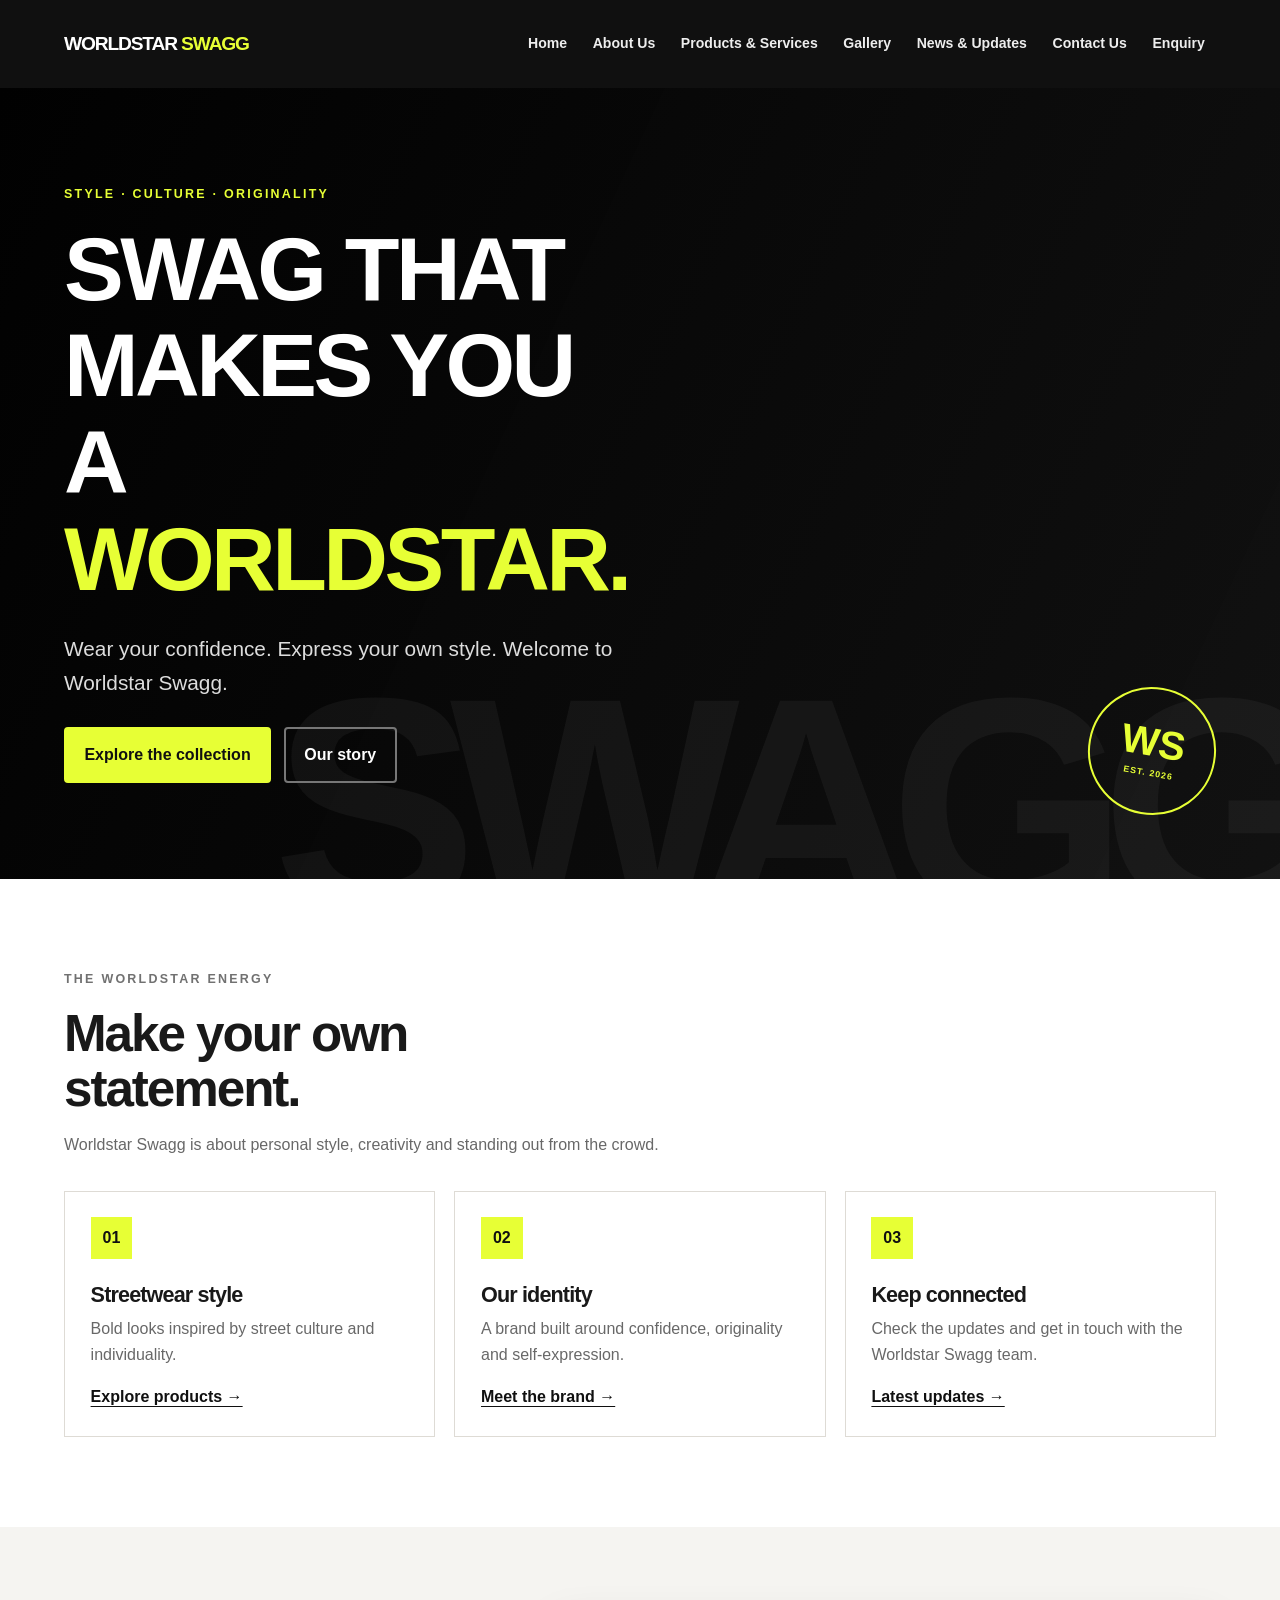
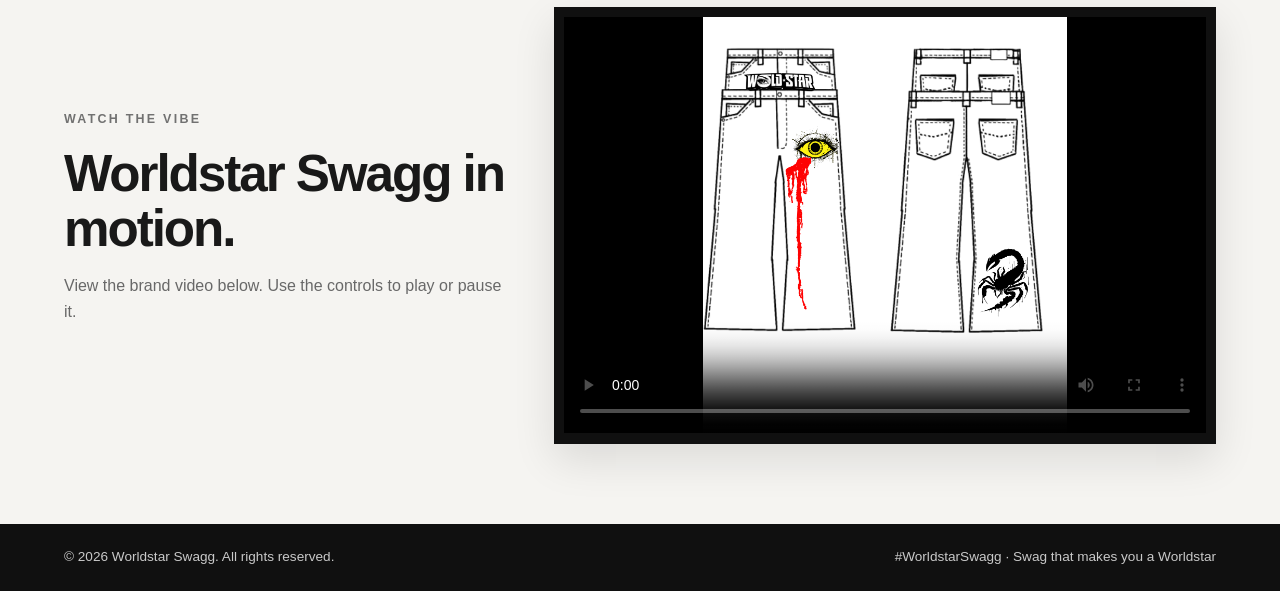
<file: index.html>
<!doctype html>
<html lang="en">
<head>
  <meta charset="utf-8">
  <meta name="viewport" content="width=device-width, initial-scale=1">
  <meta name="robots" content="index, follow">
  <meta name="theme-color" content="#0b0b0b">
  <link rel="canonical" href="https://YOUR-GITHUB-USERNAME.github.io/Worldstar-Swagg/index.html">
  <meta name="description" content="Discover Worldstar Swagg, a streetwear brand concept featuring bold clothing mock-ups, graphic designs and creative style.">
  <title>Worldstar Swagg | Streetwear Brand & Clothing Concepts</title>
  <link rel="stylesheet" href="css/style.css">
</head>
<body>
  <a class="skip-link" href="#main">Skip to content</a>
  <header class="site-header">
    <div class="container header-inner">
      <a class="brand" href="index.html" aria-label="Worldstar Swagg home">WORLDSTAR <span>SWAGG</span></a>
      <button class="menu-toggle" type="button" aria-expanded="false" aria-controls="primary-nav">Menu ☰</button>
      <nav id="primary-nav" class="nav" aria-label="Main navigation">
        <a href="index.html">Home</a><a href="about-us.html">About Us</a><a href="products.html">Products &amp; Services</a><a href="gallery.html">Gallery</a><a href="news.html">News &amp; Updates</a><a href="contact.html">Contact Us</a><a href="enquiry.html">Enquiry</a>
      </nav>
    </div>
  </header>
  <main id="main">
    <section class="hero">
      <div class="container hero-content">
        <p class="eyebrow">Style · Culture · Originality</p>
        <h1>SWAG THAT MAKES YOU A <span>WORLDSTAR.</span></h1>
        <p class="hero-text">Wear your confidence. Express your own style. Welcome to Worldstar Swagg.</p>
        <div class="button-row"><a class="button" href="products.html">Explore the collection</a><a class="button button-outline" href="about-us.html">Our story</a></div>
      </div>
      <div class="hero-stamp" aria-hidden="true">WS<br><small>EST. 2026</small></div>
    </section>
    <section class="container section">
      <div class="section-title"><p class="eyebrow">The Worldstar energy</p><h2>Make your own statement.</h2><p>Worldstar Swagg is about personal style, creativity and standing out from the crowd.</p></div>
      <div class="feature-grid">
        <article class="feature-card"><div class="feature-number">01</div><h3>Streetwear style</h3><p>Bold looks inspired by street culture and individuality.</p><a class="text-link" href="products.html">Explore products →</a></article>
        <article class="feature-card"><div class="feature-number">02</div><h3>Our identity</h3><p>A brand built around confidence, originality and self-expression.</p><a class="text-link" href="about-us.html">Meet the brand →</a></article>
        <article class="feature-card"><div class="feature-number">03</div><h3>Keep connected</h3><p>Check the updates and get in touch with the Worldstar Swagg team.</p><a class="text-link" href="news.html">Latest updates →</a></article>
      </div>
    </section>
    <section class="video-section"><div class="container video-layout"><div><p class="eyebrow">Watch the vibe</p><h2>Worldstar Swagg in motion.</h2><p>View the brand video below. Use the controls to play or pause it.</p></div><div class="video-frame"><video controls preload="metadata" poster="images/First mockup - T-Shirt.png"><source src="images/Download (1).mp4" type="video/mp4">Your browser does not support embedded video.</video></div></div></section>
  </main>
  <footer class="site-footer">
    <div class="container footer-inner">
      <p>&copy; 2026 Worldstar Swagg. All rights reserved.</p>
      <p class="footer-tag">#WorldstarSwagg · Swag that makes you a Worldstar</p>
    </div>
  </footer>
  <script src="js/site.js" defer></script>
</body>
</html>
</file>
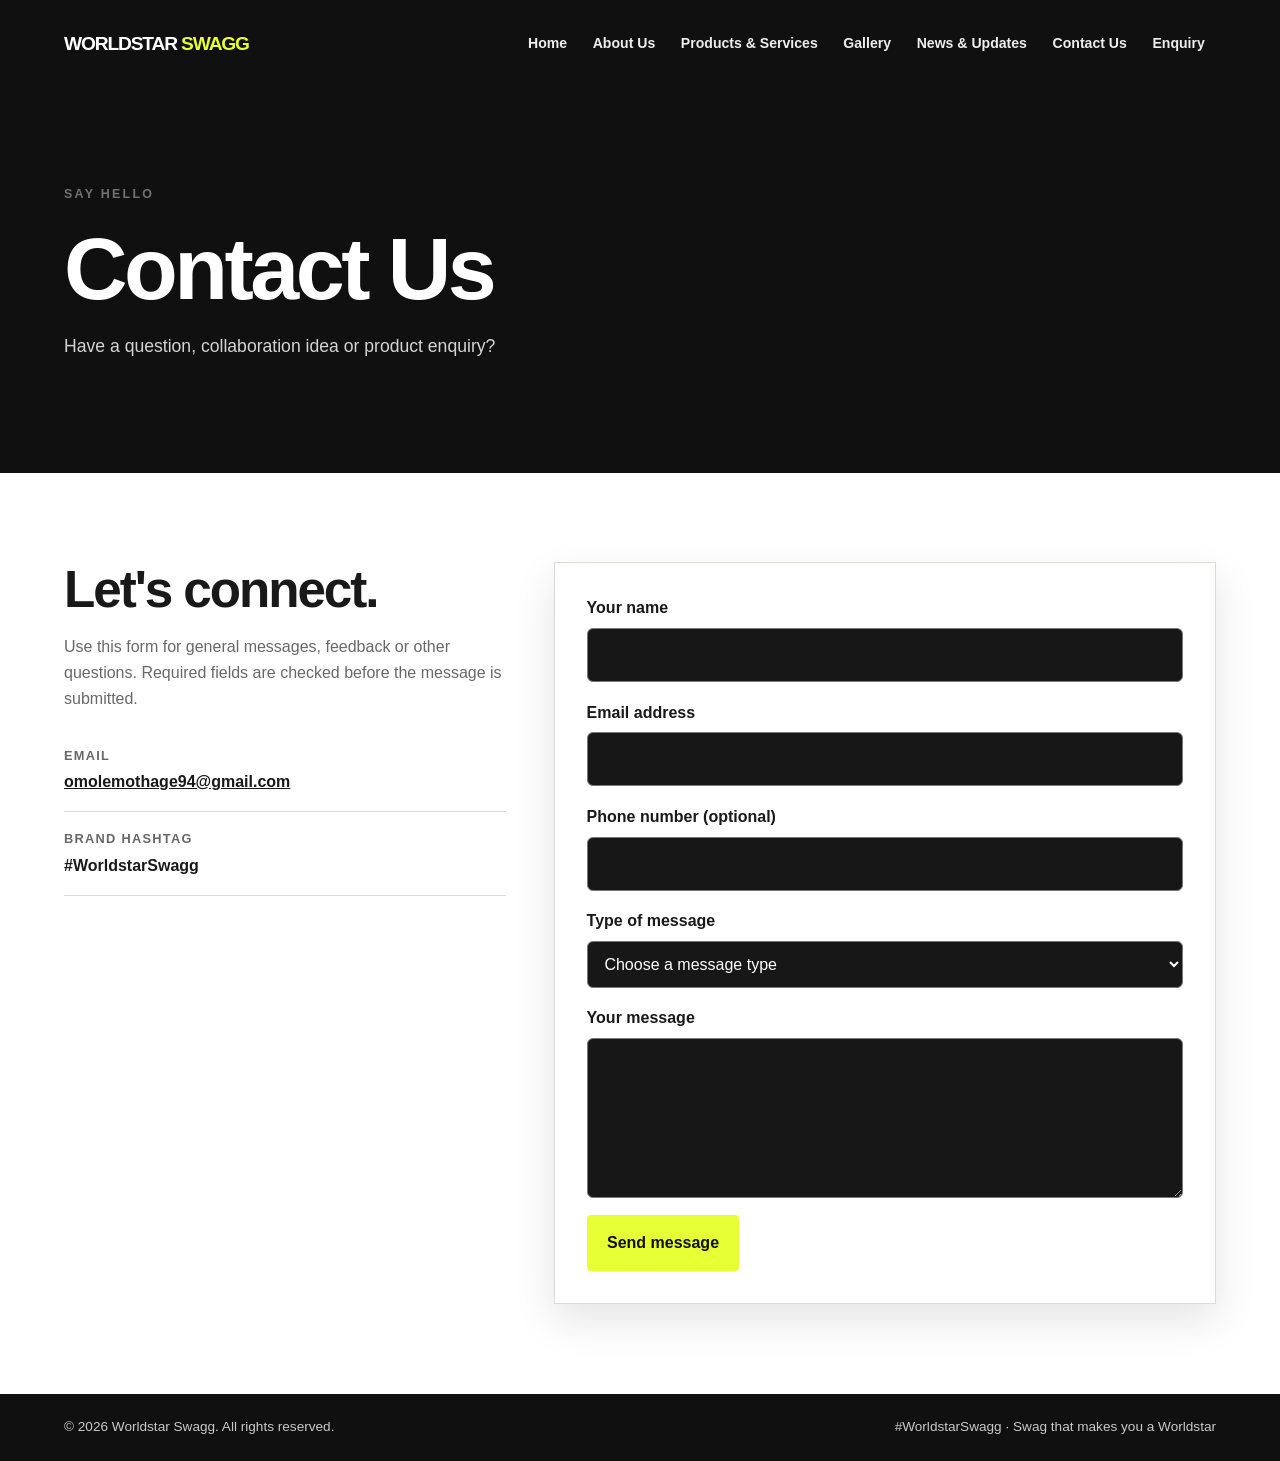
<file: contact.html>
<!doctype html>
<html lang="en">
<head>
  <meta charset="utf-8">
  <meta name="viewport" content="width=device-width, initial-scale=1">
  <meta name="robots" content="index, follow">
  <meta name="theme-color" content="#0b0b0b">
  <link rel="canonical" href="https://YOUR-GITHUB-USERNAME.github.io/Worldstar-Swagg/contact.html">
  <meta name="description" content="Contact Worldstar Swagg with general messages, feedback, collaboration ideas and brand questions.">
  <title>Contact Worldstar Swagg | General Enquiries</title>
  <link rel="stylesheet" href="css/style.css">
</head>
<body>
  <a class="skip-link" href="#main">Skip to content</a>
  <header class="site-header">
    <div class="container header-inner">
      <a class="brand" href="index.html" aria-label="Worldstar Swagg home">WORLDSTAR <span>SWAGG</span></a>
      <button class="menu-toggle" type="button" aria-expanded="false" aria-controls="primary-nav">Menu ☰</button>
      <nav id="primary-nav" class="nav" aria-label="Main navigation">
        <a href="index.html">Home</a><a href="about-us.html">About Us</a><a href="products.html">Products &amp; Services</a><a href="gallery.html">Gallery</a><a href="news.html">News &amp; Updates</a><a href="contact.html">Contact Us</a><a href="enquiry.html">Enquiry</a>
      </nav>
    </div>
  </header>
  <main id="main">
    <section class="page-banner"><div class="container"><p class="eyebrow">Say hello</p><h1>Contact Us</h1><p>Have a question, collaboration idea or product enquiry?</p></div></section>
    <section class="container section contact-layout"><div><h2>Let's connect.</h2><p>Use this form for general messages, feedback or other questions. Required fields are checked before the message is submitted.</p><div class="contact-detail"><span>Email</span><a href="mailto:omolemothage94@gmail.com">omolemothage94@gmail.com</a></div><div class="contact-detail"><span>Brand hashtag</span><strong>#WorldstarSwagg</strong></div></div>
      <form class="contact-form" id="contact-form" action="https://formsubmit.co/ajax/omolemothage94@gmail.com" method="POST"><input type="hidden" name="_subject" value="New Worldstar Swagg website message"><input type="hidden" name="_template" value="table"><div class="form-field"><label for="contact-name">Your name</label><input id="contact-name" name="name" autocomplete="name" minlength="2" maxlength="60" required></div><div class="form-field"><label for="contact-email">Email address</label><input id="contact-email" name="email" type="email" autocomplete="email" maxlength="100" required></div><div class="form-field"><label for="contact-phone">Phone number (optional)</label><input id="contact-phone" name="phone" type="tel" pattern="[0-9+() -]{7,20}" title="Enter a valid phone number using 7 to 20 digits or phone symbols."></div><div class="form-field"><label for="message-type">Type of message</label><select id="message-type" name="message_type" required><option value="">Choose a message type</option><option>General question</option><option>Feedback</option><option>Collaboration</option><option>Other</option></select></div><div class="form-field"><label for="contact-message">Your message</label><textarea id="contact-message" name="message" rows="5" minlength="10" maxlength="1000" required></textarea></div><button class="button" type="submit">Send message</button><p id="contact-status" class="form-message" role="status" aria-live="polite" hidden></p></form>
    </section>
  </main>
  <footer class="site-footer">
    <div class="container footer-inner">
      <p>&copy; 2026 Worldstar Swagg. All rights reserved.</p>
      <p class="footer-tag">#WorldstarSwagg · Swag that makes you a Worldstar</p>
    </div>
  </footer>
  <script src="js/site.js" defer></script>
</body>
</html>
</file>
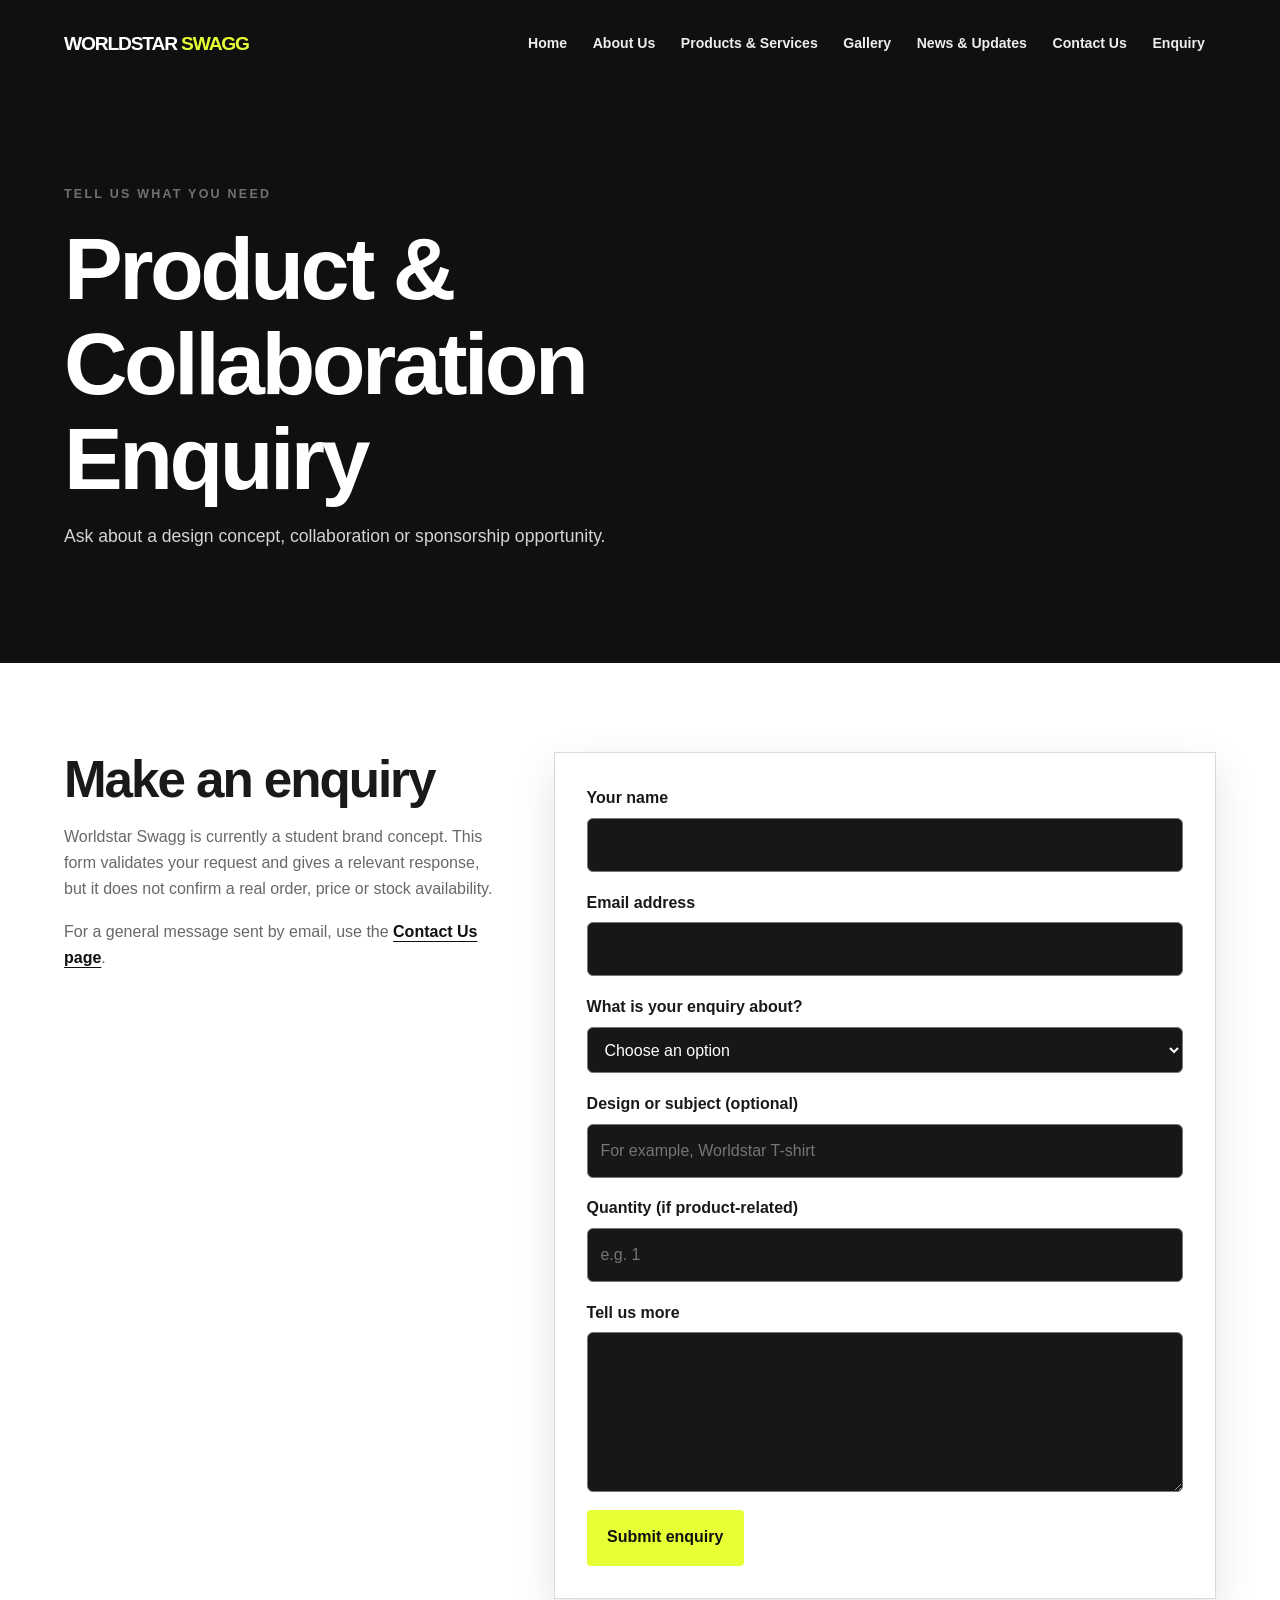
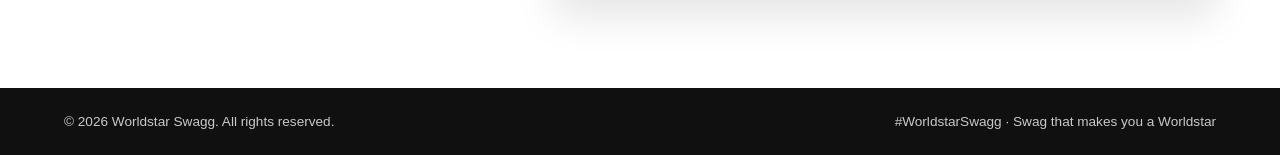
<file: enquiry.html>
<!doctype html><html lang="en"><head><meta charset="utf-8"><meta name="viewport" content="width=device-width, initial-scale=1"><meta name="description" content="Send Worldstar Swagg an enquiry about clothing concepts, collaborations or sponsorship opportunities."><meta name="robots" content="index, follow"><meta name="theme-color" content="#0b0b0b"><title>Make an Enquiry | Worldstar Swagg</title><link rel="canonical" href="https://YOUR-GITHUB-USERNAME.github.io/Worldstar-Swagg/enquiry.html"><link rel="stylesheet" href="css/style.css"></head><body><a class="skip-link" href="#main">Skip to content</a><header class="site-header"><div class="container header-inner"><a class="brand" href="index.html">WORLDSTAR <span>SWAGG</span></a><button class="menu-toggle" type="button" aria-expanded="false" aria-controls="primary-nav">Menu ☰</button><nav id="primary-nav" class="nav" aria-label="Main navigation"><a href="index.html">Home</a><a href="about-us.html">About Us</a><a href="products.html">Products &amp; Services</a><a href="gallery.html">Gallery</a><a href="news.html">News &amp; Updates</a><a href="contact.html">Contact Us</a><a href="enquiry.html" aria-current="page">Enquiry</a></nav></div></header><main id="main"><section class="page-banner"><div class="container"><p class="eyebrow">Tell us what you need</p><h1>Product &amp; Collaboration Enquiry</h1><p>Ask about a design concept, collaboration or sponsorship opportunity.</p></div></section><section class="container section contact-layout"><div><h2>Make an enquiry</h2><p>Worldstar Swagg is currently a student brand concept. This form validates your request and gives a relevant response, but it does not confirm a real order, price or stock availability.</p><p>For a general message sent by email, use the <a class="text-link" href="contact.html">Contact Us page</a>.</p></div><form class="contact-form" id="enquiry-form" action="#" method="post"><div class="form-field"><label for="enquiry-name">Your name</label><input id="enquiry-name" name="name" minlength="2" maxlength="60" required></div><div class="form-field"><label for="enquiry-email">Email address</label><input id="enquiry-email" name="email" type="email" maxlength="100" required></div><div class="form-field"><label for="enquiry-type">What is your enquiry about?</label><select id="enquiry-type" name="enquiry_type" required><option value="">Choose an option</option><option value="product">Clothing or product concept</option><option value="collaboration">Collaboration</option><option value="sponsorship">Sponsorship</option><option value="volunteer">Volunteering</option></select></div><div class="form-field"><label for="enquiry-item">Design or subject (optional)</label><input id="enquiry-item" name="item" maxlength="100" placeholder="For example, Worldstar T-shirt"></div><div class="form-field"><label for="enquiry-quantity">Quantity (if product-related)</label><input id="enquiry-quantity" name="quantity" type="number" min="1" max="100" placeholder="e.g. 1"></div><div class="form-field"><label for="enquiry-details">Tell us more</label><textarea id="enquiry-details" name="details" rows="5" minlength="10" maxlength="1000" required></textarea></div><button class="button" type="submit">Submit enquiry</button><p id="enquiry-status" class="form-message" role="status" aria-live="polite" hidden></p></form></section></main><footer class="site-footer"><div class="container footer-inner"><p>&copy; 2026 Worldstar Swagg. All rights reserved.</p><p class="footer-tag">#WorldstarSwagg · Swag that makes you a Worldstar</p></div></footer><script src="js/site.js" defer></script></body></html>
</file>
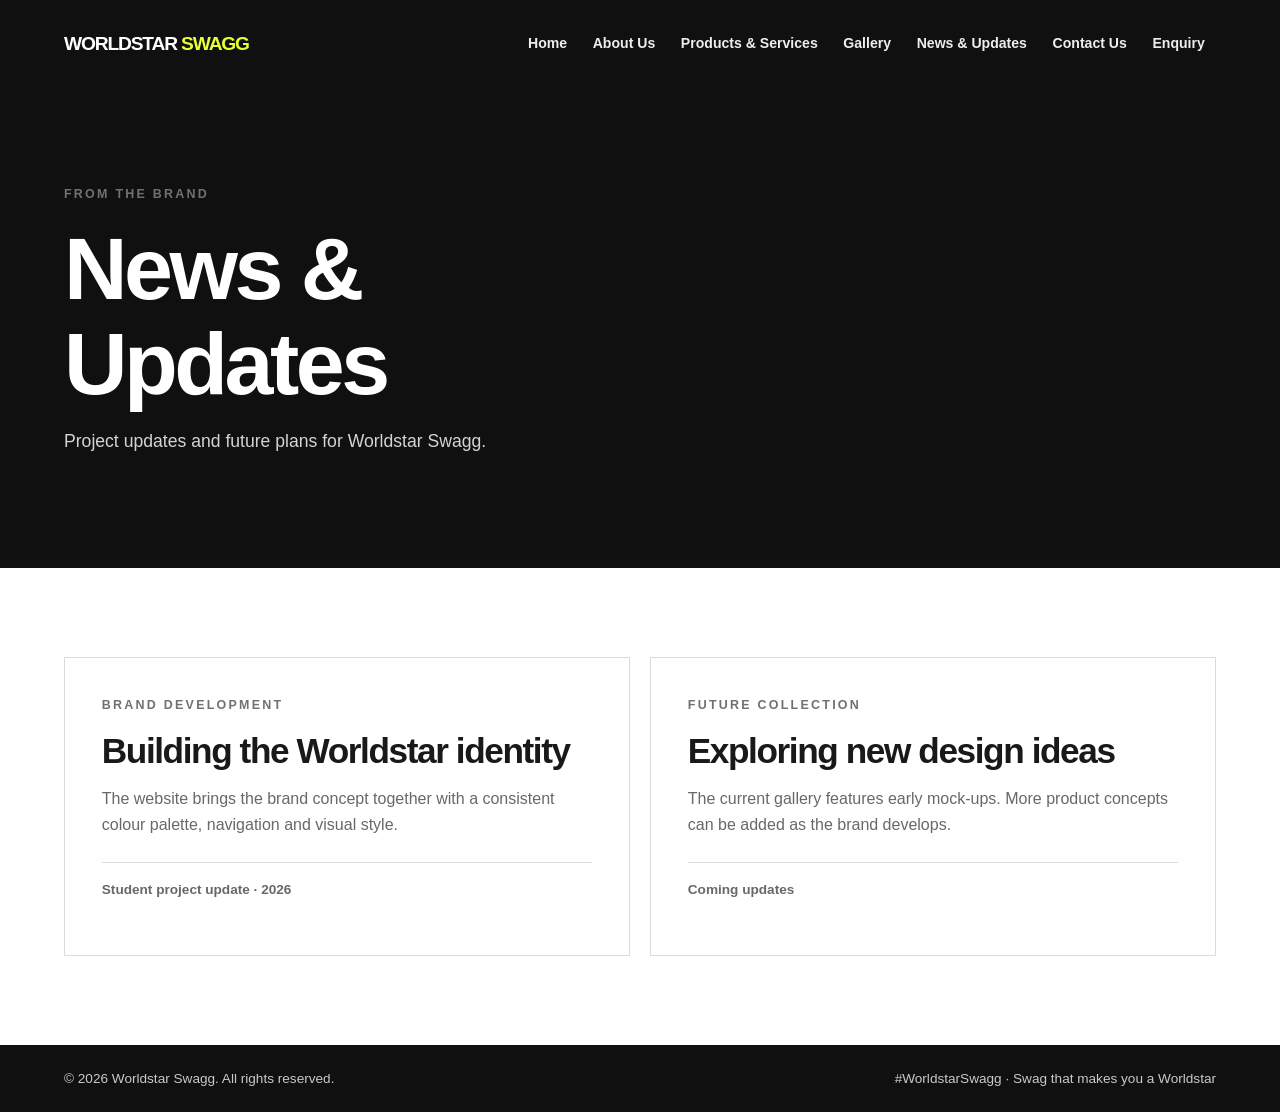
<file: news.html>
<!doctype html>
<html lang="en">
<head>
  <meta charset="utf-8">
  <meta name="viewport" content="width=device-width, initial-scale=1">
  <meta name="robots" content="index, follow">
  <meta name="theme-color" content="#0b0b0b">
  <link rel="canonical" href="https://YOUR-GITHUB-USERNAME.github.io/Worldstar-Swagg/news.html">
  <meta name="description" content="Read the latest Worldstar Swagg project updates, design news and streetwear concept announcements.">
  <title>Worldstar Swagg News | Brand Updates</title>
  <link rel="stylesheet" href="css/style.css">
</head>
<body>
  <a class="skip-link" href="#main">Skip to content</a>
  <header class="site-header">
    <div class="container header-inner">
      <a class="brand" href="index.html" aria-label="Worldstar Swagg home">WORLDSTAR <span>SWAGG</span></a>
      <button class="menu-toggle" type="button" aria-expanded="false" aria-controls="primary-nav">Menu ☰</button>
      <nav id="primary-nav" class="nav" aria-label="Main navigation">
        <a href="index.html">Home</a><a href="about-us.html">About Us</a><a href="products.html">Products &amp; Services</a><a href="gallery.html">Gallery</a><a href="news.html">News &amp; Updates</a><a href="contact.html">Contact Us</a><a href="enquiry.html">Enquiry</a>
      </nav>
    </div>
  </header>
  <main id="main">
    <section class="page-banner"><div class="container"><p class="eyebrow">From the brand</p><h1>News &amp; Updates</h1><p>Project updates and future plans for Worldstar Swagg.</p></div></section>
    <section class="container section news-grid">
      <article class="news-card"><p class="eyebrow">Brand development</p><h2>Building the Worldstar identity</h2><p>The website brings the brand concept together with a consistent colour palette, navigation and visual style.</p><p class="news-note">Student project update · 2026</p></article>
      <article class="news-card"><p class="eyebrow">Future collection</p><h2>Exploring new design ideas</h2><p>The current gallery features early mock-ups. More product concepts can be added as the brand develops.</p><p class="news-note">Coming updates</p></article>
    </section>
  </main>
  <footer class="site-footer">
    <div class="container footer-inner">
      <p>&copy; 2026 Worldstar Swagg. All rights reserved.</p>
      <p class="footer-tag">#WorldstarSwagg · Swag that makes you a Worldstar</p>
    </div>
  </footer>
  <script src="js/site.js" defer></script>
</body>
</html>
</file>
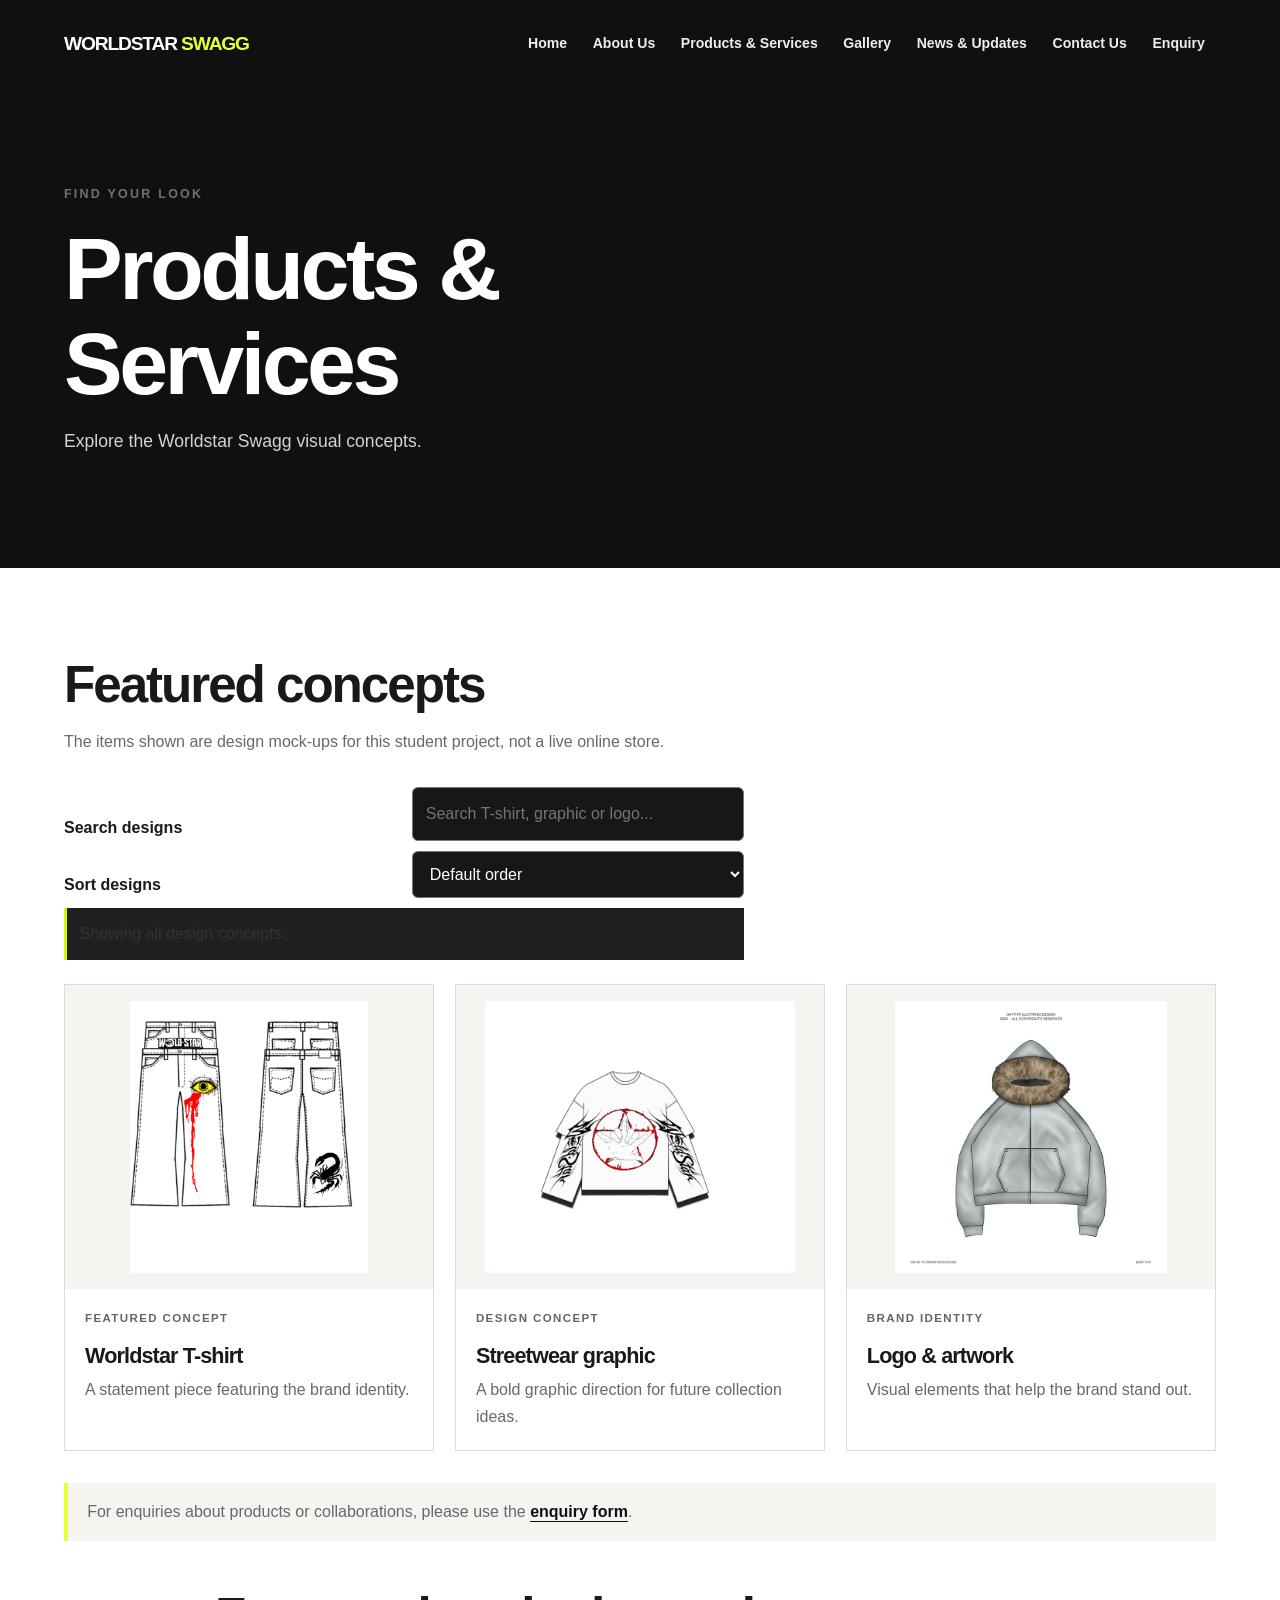
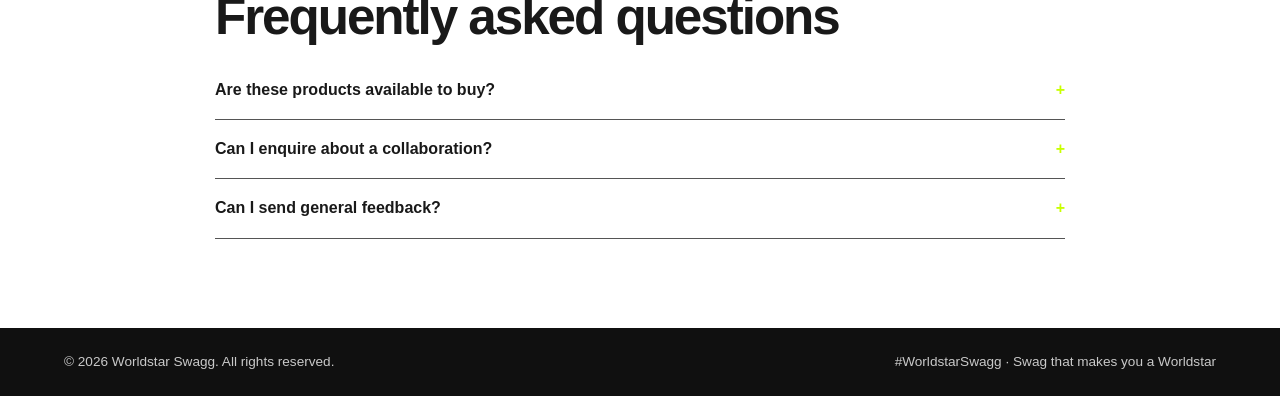
<file: products.html>
<!doctype html>
<html lang="en">
<head>
  <meta charset="utf-8">
  <meta name="viewport" content="width=device-width, initial-scale=1">
  <meta name="robots" content="index, follow">
  <meta name="theme-color" content="#0b0b0b">
  <link rel="canonical" href="https://YOUR-GITHUB-USERNAME.github.io/Worldstar-Swagg/products.html">
  <meta name="description" content="Explore Worldstar Swagg streetwear concepts, T-shirt mock-ups, graphic artwork and clothing design ideas.">
  <title>Worldstar Swagg Products | Streetwear Designs & Apparel</title>
  <link rel="stylesheet" href="css/style.css">
</head>
<body>
  <a class="skip-link" href="#main">Skip to content</a>
  <header class="site-header">
    <div class="container header-inner">
      <a class="brand" href="index.html" aria-label="Worldstar Swagg home">WORLDSTAR <span>SWAGG</span></a>
      <button class="menu-toggle" type="button" aria-expanded="false" aria-controls="primary-nav">Menu ☰</button>
      <nav id="primary-nav" class="nav" aria-label="Main navigation">
        <a href="index.html">Home</a><a href="about-us.html">About Us</a><a href="products.html">Products &amp; Services</a><a href="gallery.html">Gallery</a><a href="news.html">News &amp; Updates</a><a href="contact.html">Contact Us</a><a href="enquiry.html">Enquiry</a>
      </nav>
    </div>
  </header>
  <main id="main">
    <section class="page-banner"><div class="container"><p class="eyebrow">Find your look</p><h1>Products &amp; Services</h1><p>Explore the Worldstar Swagg visual concepts.</p></div></section>
    <section class="container section"><div class="section-title"><h2>Featured concepts</h2><p>The items shown are design mock-ups for this student project, not a live online store.</p></div><div class="product-tools"><label for="product-search">Search designs</label><input id="product-search" type="search" placeholder="Search T-shirt, graphic or logo..."><label for="product-sort">Sort designs</label><select id="product-sort"><option value="default">Default order</option><option value="az">Name: A to Z</option><option value="za">Name: Z to A</option></select><p id="search-status" class="form-message" role="status">Showing all design concepts.</p></div><div class="product-grid" id="product-grid">
      <article class="product-card" data-name="Worldstar T-shirt"><img src="images/First mockup - T-Shirt.png" alt="Worldstar Swagg T-shirt mock-up"><div class="product-info"><p class="product-label">Featured concept</p><h3>Worldstar T-shirt</h3><p>A statement piece featuring the brand identity.</p></div></article>
      <article class="product-card" data-name="Streetwear graphic"><img src="images/First mockup - Artboard 2.png" alt="Worldstar Swagg alternate apparel mock-up"><div class="product-info"><p class="product-label">Design concept</p><h3>Streetwear graphic</h3><p>A bold graphic direction for future collection ideas.</p></div></article>
      <article class="product-card" data-name="Logo and artwork"><img src="images/design by @safti_fx.jpg" alt="Worldstar Swagg logo and visual design"><div class="product-info"><p class="product-label">Brand identity</p><h3>Logo &amp; artwork</h3><p>Visual elements that help the brand stand out.</p></div></article>
    </div><p class="notice">For enquiries about products or collaborations, please use the <a class="text-link" href="enquiry.html">enquiry form</a>.</p><section class="faq-section"><h2>Frequently asked questions</h2><div class="faq-item"><button class="faq-question" type="button" aria-expanded="false">Are these products available to buy?</button><div class="faq-answer" hidden><p>These are design mock-ups for a student project and are not currently available for purchase.</p></div></div><div class="faq-item"><button class="faq-question" type="button" aria-expanded="false">Can I enquire about a collaboration?</button><div class="faq-answer" hidden><p>Yes. Use the enquiry page and select collaboration.</p></div></div><div class="faq-item"><button class="faq-question" type="button" aria-expanded="false">Can I send general feedback?</button><div class="faq-answer" hidden><p>Yes. Use the Contact Us page.</p></div></div></section></section>
  </main>
  <footer class="site-footer">
    <div class="container footer-inner">
      <p>&copy; 2026 Worldstar Swagg. All rights reserved.</p>
      <p class="footer-tag">#WorldstarSwagg · Swag that makes you a Worldstar</p>
    </div>
  </footer>
  <script src="js/site.js" defer></script>
</body>
</html>
</file>
<file: css/style.css>
/* Worldstar Swagg — Part 2 external stylesheet */
/* Reset and shared design tokens */
*, *::before, *::after { box-sizing: border-box; }
html { scroll-behavior: smooth; }
body, h1, h2, h3, p, figure { margin: 0; }
img, video { display: block; max-width: 100%; }
img { height: auto; }
button, input, textarea { font: inherit; }
:root {
  --black: #101010;
  --ink: #191919;
  --muted: #686868;
  --white: #fff;
  --paper: #f5f4f1;
  --line: #dedbd5;
  --accent: #e7ff35;
  --radius: 1rem;
  --content: 72rem;
  --shadow: 0 16px 40px rgba(0,0,0,.11);
}
body { font-family: Arial, Helvetica, sans-serif; color: var(--ink); background: var(--white); font-size: 1rem; line-height: 1.65; }
h1, h2, h3 { line-height: 1.08; letter-spacing: -.04em; }
h1 { font-size: clamp(2.6rem, 7vw, 6.5rem); font-weight: 900; }
h2 { font-size: clamp(2rem, 4vw, 3.4rem); margin-bottom: 1rem; font-weight: 900; }
h3 { font-size: 1.35rem; margin-bottom: .6rem; }
p { color: var(--muted); margin-bottom: 1rem; }
a { color: inherit; }
a:focus-visible, button:focus-visible, input:focus-visible, textarea:focus-visible { outline: 3px solid #738000; outline-offset: 4px; }
.container { width: min(100% - 3rem, var(--content)); margin-inline: auto; }
.skip-link { position: absolute; top: -6rem; left: 1rem; z-index: 20; background: var(--accent); color: var(--black); padding: .75rem 1rem; font-weight: 800; }
.skip-link:focus { top: 1rem; }
.site-header { background: var(--black); color: var(--white); position: relative; z-index: 10; }
.header-inner { min-height: 5.5rem; display: flex; align-items: center; justify-content: space-between; gap: 2rem; }
.brand { color: var(--white); text-decoration: none; font-size: 1.2rem; line-height: 1; font-weight: 900; letter-spacing: -.06em; white-space: nowrap; }
.brand span { color: var(--accent); }
.nav { display: flex; align-items: center; gap: .2rem; }
.nav a { text-decoration: none; color: #eee; font-size: .88rem; font-weight: 700; padding: .65rem .7rem; border-radius: .25rem; transition: color .2s ease, background .2s ease; }
.nav a:hover, .nav a:focus-visible { color: var(--accent); background: #282828; }
.menu-toggle { display: none; color: var(--white); background: transparent; border: 1px solid #666; border-radius: .35rem; padding: .45rem .7rem; cursor: pointer; }
.hero { min-height: 36rem; position: relative; display: flex; align-items: center; overflow: hidden; color: var(--white); background: linear-gradient(115deg, rgba(0,0,0,.96), rgba(17,17,17,.84)), #111; }
.hero::after { content: "SWAGG"; position: absolute; right: -2rem; bottom: -5rem; font-size: clamp(8rem, 24vw, 23rem); line-height: 1; font-weight: 900; letter-spacing: -.09em; color: rgba(255,255,255,.045); pointer-events: none; }
.hero-content { padding-block: 6rem; position: relative; z-index: 1; }
.eyebrow { color: #717171; font-size: .78rem; font-weight: 900; letter-spacing: .18em; text-transform: uppercase; margin-bottom: 1rem; }
.hero .eyebrow, .dark-band .eyebrow { color: var(--accent); }
.hero h1 { max-width: 11ch; }
.hero h1 span { color: var(--accent); }
.hero-text { color: #ddd; font-size: clamp(1.05rem, 2vw, 1.3rem); max-width: 36rem; margin-top: 1.5rem; }
.button-row { display: flex; flex-wrap: wrap; gap: .8rem; margin-top: 1.7rem; }
.button { display: inline-flex; align-items: center; justify-content: center; border: 2px solid var(--accent); border-radius: .25rem; background: var(--accent); color: var(--black); padding: .8rem 1.15rem; text-decoration: none; font-weight: 900; cursor: pointer; transition: transform .2s ease, background .2s ease, color .2s ease; }
.button:hover { background: #f2ff91; border-color: #f2ff91; color: var(--black); transform: translateY(-2px); }
.button:active { transform: translateY(0); }
.button-outline { background: transparent; color: var(--white); border-color: #777; }
.button-outline:hover { background: var(--white); border-color: var(--white); color: var(--black); }
.hero-stamp { position: absolute; right: max(3rem, calc((100vw - var(--content))/2)); bottom: 4rem; z-index: 1; width: 8rem; height: 8rem; border: 2px solid var(--accent); border-radius: 50%; display: grid; place-content: center; text-align: center; color: var(--accent); font-size: 2.5rem; font-weight: 900; line-height: .9; transform: rotate(10deg); }
.hero-stamp small { font-size: .55rem; letter-spacing: .12em; margin-top: .6rem; }
.section { padding-block: clamp(3.5rem, 7vw, 6rem); }
.section-title { max-width: 44rem; margin-bottom: 2rem; }
.section-title h2 { max-width: 15ch; }
.feature-grid { display: grid; grid-template-columns: repeat(3, minmax(0, 1fr)); gap: 1.2rem; }
.feature-card { border: 1px solid var(--line); padding: 1.6rem; min-height: 15rem; transition: transform .2s ease, box-shadow .2s ease; }
.feature-card:hover { transform: translateY(-4px); box-shadow: var(--shadow); }
.feature-number { display: grid; place-items: center; width: 2.6rem; height: 2.6rem; background: var(--accent); color: var(--black); font-weight: 900; margin-bottom: 1.5rem; }
.feature-card p { min-height: 3.2rem; }
.text-link { color: var(--black); font-weight: 900; text-underline-offset: .25em; }
.text-link:hover { color: #596500; }
.video-section { background: var(--paper); padding-block: clamp(3rem, 7vw, 5rem); }
.video-layout { display: grid; grid-template-columns: .8fr 1.2fr; gap: 3rem; align-items: center; }
.video-frame { padding: .65rem; background: var(--black); box-shadow: var(--shadow); }
.video-frame video { width: 100%; max-height: 26rem; background: #000; }
.page-banner { background: var(--black); color: var(--white); padding-block: clamp(3rem, 8vw, 6rem); }
.page-banner h1 { font-size: clamp(2.7rem, 7vw, 5.5rem); max-width: 13ch; margin-bottom: 1rem; }
.page-banner p:not(.eyebrow) { color: #d4d4d4; font-size: 1.1rem; max-width: 42rem; }
.two-col { display: grid; grid-template-columns: 1fr 1fr; gap: 3rem; align-items: center; }
.two-col p { max-width: 42rem; }
.image-panel { padding: 1rem; background: var(--paper); }
.image-panel img { width: 100%; max-height: 30rem; object-fit: contain; }
.dark-band { background: #191919; color: var(--white); padding-block: 4rem; }
.dark-band h2 { max-width: 18ch; }
.dark-band p:not(.eyebrow) { color: #ccc; max-width: 44rem; }
.product-grid { display: grid; grid-template-columns: repeat(3, minmax(0, 1fr)); gap: 1.3rem; }
.product-card { border: 1px solid var(--line); background: var(--white); }
.product-card > img { width: 100%; height: 19rem; object-fit: contain; padding: 1rem; background: var(--paper); }
.product-info { padding: 1.25rem; }
.product-info p:last-child { margin-bottom: 0; }
.product-label { color: #656565; text-transform: uppercase; font-size: .72rem; font-weight: 900; letter-spacing: .12em; }
.notice { margin-top: 2rem; padding: 1rem 1.2rem; background: var(--paper); border-left: 4px solid var(--accent); }
.gallery-grid { display: grid; grid-template-columns: repeat(2, minmax(0, 1fr)); gap: 1.25rem; }
.gallery-item { padding: .75rem; background: var(--paper); }
.gallery-item img { width: 100%; height: 22rem; object-fit: contain; }
.gallery-item figcaption { padding: .8rem .25rem .2rem; color: var(--muted); font-weight: 800; }
.gallery-large { grid-row: span 2; }
.gallery-large img { height: 46rem; }
.news-grid { display: grid; grid-template-columns: repeat(2, minmax(0, 1fr)); gap: 1.25rem; }
.news-card { border: 1px solid var(--line); padding: clamp(1.4rem, 3vw, 2.3rem); }
.news-card h2 { font-size: clamp(1.6rem, 3vw, 2.2rem); }
.news-note { font-size: .85rem; font-weight: 800; border-top: 1px solid var(--line); padding-top: 1rem; margin-top: 1.5rem; }
.contact-layout { display: grid; grid-template-columns: .8fr 1.2fr; gap: 3rem; align-items: start; }
.contact-detail { display: grid; gap: .2rem; padding-block: 1rem; border-bottom: 1px solid var(--line); }
.contact-detail span { color: var(--muted); font-size: .8rem; text-transform: uppercase; letter-spacing: .1em; font-weight: 900; }
.contact-detail a { font-weight: 800; }
.contact-form { border: 1px solid var(--line); padding: clamp(1.2rem, 3vw, 2rem); box-shadow: var(--shadow); }
.form-field { display: grid; gap: .4rem; margin-bottom: 1.1rem; }
.form-field label { font-weight: 800; }
.form-field input, .form-field textarea { width: 100%; border: 1px solid #aaa; padding: .8rem; border-radius: .2rem; color: var(--ink); background: white; }
.form-field input:focus, .form-field textarea:focus { outline: 3px solid #eaf5a4; border-color: #687700; }
.form-message { margin-top: 1rem; padding: .8rem; background: #f1f6d8; color: #333; }
.site-footer { background: var(--black); color: var(--white); padding-block: 1.4rem; }
.footer-inner { display: flex; justify-content: space-between; align-items: center; gap: 1rem; }
.footer-inner p { color: #c9c9c9; margin: 0; font-size: .85rem; }
.footer-tag { text-align: right; }

/* Tablet: simplify multi-column layouts */
@media (max-width: 900px) {
  .header-inner { gap: 1rem; }
  .nav { gap: 0; }
  .nav a { padding: .55rem .45rem; font-size: .8rem; }
  .hero-stamp { width: 6rem; height: 6rem; font-size: 1.9rem; right: 2rem; bottom: 2rem; }
  .feature-grid, .product-grid { grid-template-columns: repeat(2, minmax(0, 1fr)); }
  .video-layout, .two-col, .contact-layout { grid-template-columns: 1fr 1fr; gap: 1.5rem; }
  .product-card:last-child { grid-column: 1 / -1; }
  .product-card:last-child > img { height: 16rem; }
}
/* Mobile: stack content and collapse navigation */
@media (max-width: 640px) {
  .container { width: min(100% - 1.5rem, var(--content)); }
  .header-inner { min-height: auto; padding-block: 1rem; flex-wrap: wrap; }
  .menu-toggle { display: inline-block; margin-left: auto; }
  .nav { display: none; width: 100%; align-items: stretch; flex-direction: column; padding-top: .5rem; }
  .nav.is-open { display: flex; }
  .nav a { width: 100%; font-size: .95rem; padding: .7rem; }
  .hero { min-height: 0; }
  .hero-content { padding-block: 4.5rem; }
  .hero h1 { font-size: clamp(2.5rem, 13vw, 4.2rem); }
  .hero-stamp { display: none; }
  .feature-grid, .product-grid, .gallery-grid, .news-grid, .video-layout, .two-col, .contact-layout { grid-template-columns: 1fr; }
  .feature-card { min-height: 0; }
  .feature-card p { min-height: 0; }
  .product-card:last-child { grid-column: auto; }
  .gallery-large { grid-row: auto; }
  .gallery-item img, .gallery-large img { height: auto; max-height: 30rem; }
  .video-layout { gap: 1.5rem; }
  .footer-inner { align-items: flex-start; flex-direction: column; }
  .footer-tag { text-align: left; }
}
@media (prefers-reduced-motion: reduce) {
  html { scroll-behavior: auto; }
  *, *::before, *::after { transition-duration: .01ms !important; animation-duration: .01ms !important; animation-iteration-count: 1 !important; }
}

/* Part 3 functionality */
.product-tools{display:grid;grid-template-columns:1fr 1fr;gap:.65rem 1rem;max-width:680px;margin:0 0 1.5rem}.product-tools label{font-weight:700;align-self:end}.product-tools input,.product-tools select,.contact-form input,.contact-form select,.contact-form textarea{width:100%;padding:.8rem;border:1px solid #777;border-radius:6px;background:#171717;color:#fff;font:inherit}.product-tools #search-status{grid-column:1/-1;margin:0}.product-card[hidden]{display:none!important}.faq-section{max-width:850px;margin:3rem auto 0}.faq-item{border-bottom:1px solid #555}.faq-question{width:100%;padding:1rem 0;text-align:left;background:transparent;color:inherit;border:0;font:inherit;font-weight:700;cursor:pointer}.faq-question:after{content:"+";float:right;color:#c8ff00}.faq-question[aria-expanded="true"]:after{content:"−"}.faq-answer{padding:0 0 1rem}.gallery-open{display:block;width:100%;padding:0;border:0;background:transparent;cursor:zoom-in}.gallery-open img{display:block;width:100%;height:auto}.lightbox{width:min(92vw,900px);max-width:92vw;padding:1rem;border:1px solid #777;border-radius:12px;background:#111;color:#fff}.lightbox::backdrop{background:rgba(0,0,0,.88)}.lightbox img{display:block;max-width:100%;max-height:75vh;margin:auto;object-fit:contain}.lightbox-close{display:block;margin-left:auto;border:0;background:transparent;color:#fff;font-size:2rem;cursor:pointer}.lightbox-caption{text-align:center}.form-message{margin-top:.8rem;padding:.8rem;border-left:3px solid #c8ff00;background:#202020}.contact-form button:disabled{opacity:.6;cursor:wait}.brand-map{width:100%;height:360px;border:1px solid #555;border-radius:10px;z-index:0}.map-credit{font-size:.85rem}@media(max-width:640px){.product-tools{grid-template-columns:1fr}.product-tools #search-status{grid-column:auto}.brand-map{height:300px}}
</file>
